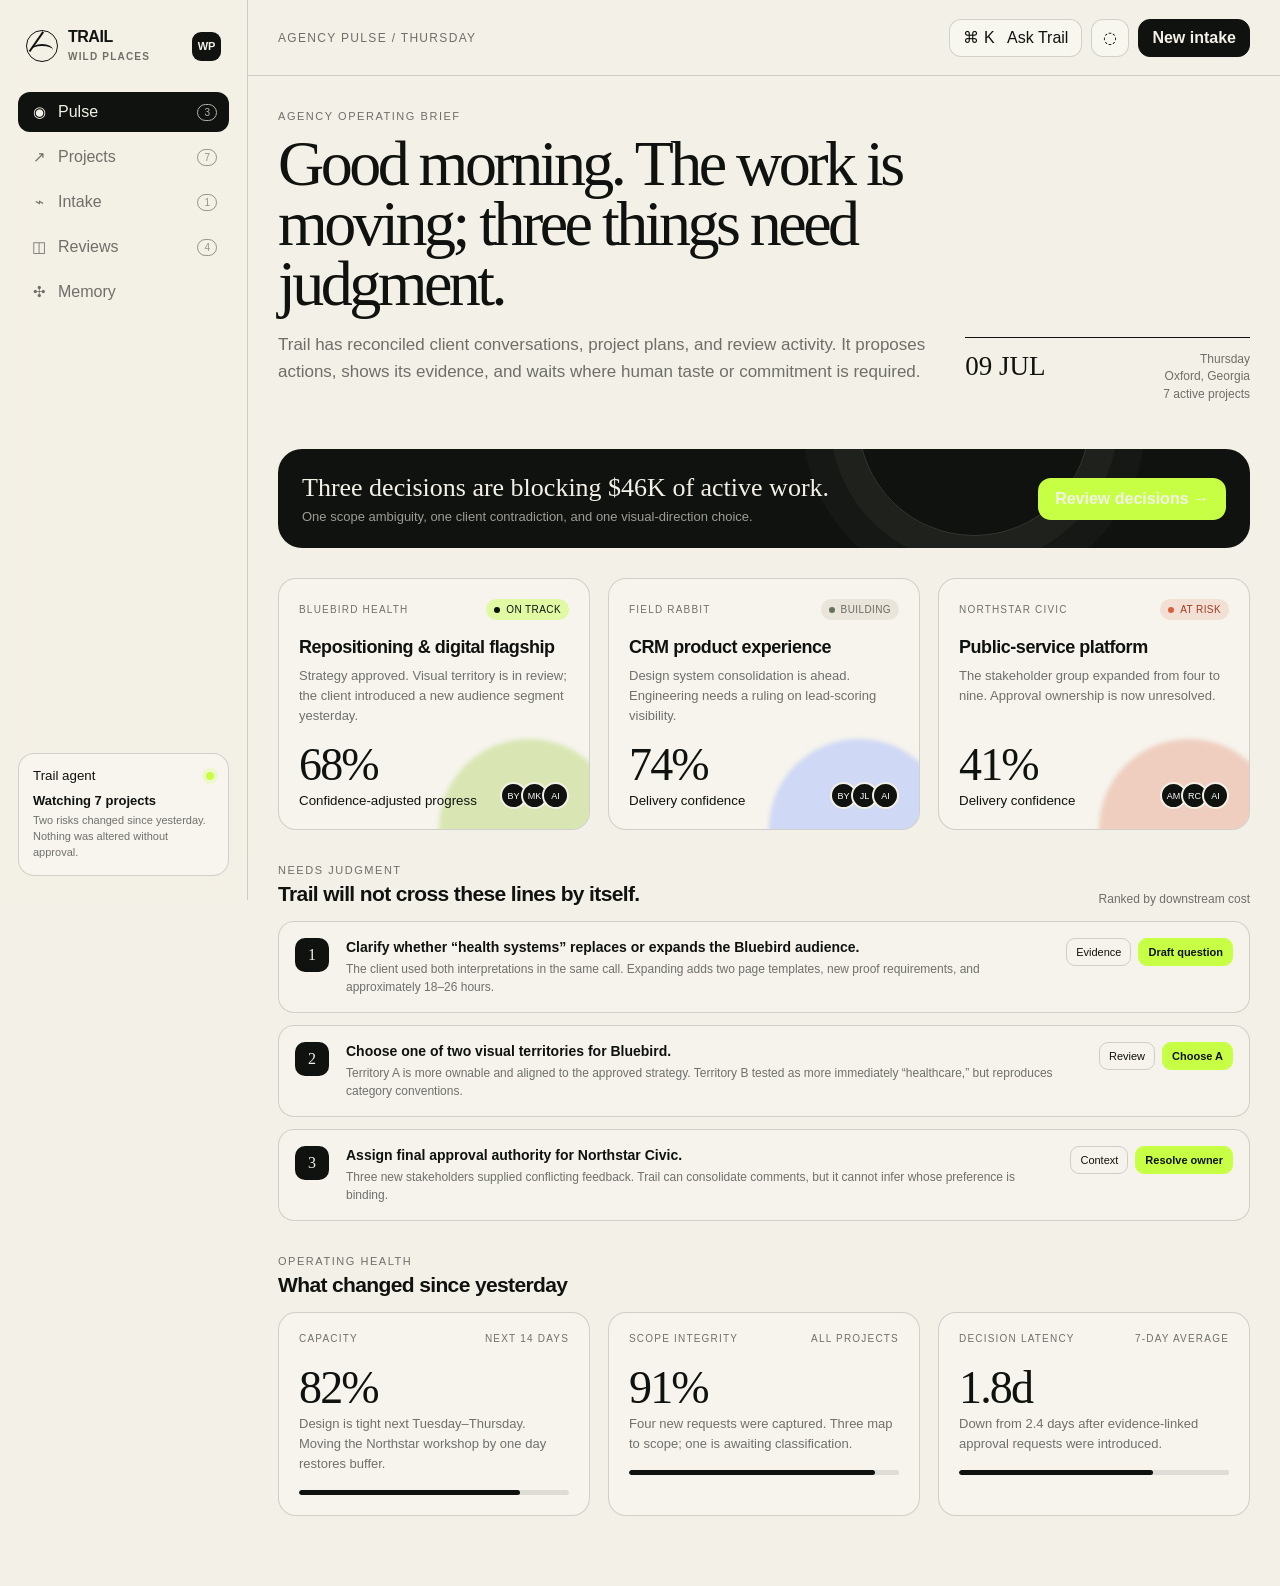
<file: trail/index.html>
<!doctype html>
<meta charset="utf-8">
<meta name="viewport" content="width=device-width,initial-scale=1">
<title>Trail — AI-native agency operating system</title>
<body style="margin:0;background:#f3f0e7;color:#10120f;font:16px system-ui;display:grid;place-items:center;min-height:100vh">
<div id="loading">Loading Trail…</div>
<script>
(async()=>{
try{
const b="H4sIAHVKUGoC/8193Y8byZHn+/wVubTlbtokRRY/ms1Wc66lkW15pJFWLXtgLBZwkZUky11k0VXFbtHyAHMvBg7Ypz0D3gff0wF3ONzLvd377n+iv+QiIj8qsyqLH909u4fBtMhiVVZmZGTELz4y8tnfBfE02645W2TLaPzFM/yHRf5qflnjqxpe4H4w/oKxZ0ue+Wy68JOUZ5e1TTZrDmvsaf7Tyl/yy9ptyO/WcZLV2DReZXwFt96FQba4DPhtOOVN+tJg4SrMQj9qplM/4pcd1VAWZhEff0j8MGKfv/8Lu3rVXPlZeMuZP+er6ZbFa57AhdWcpds048tnT8Uj+HCabcUnxkZJHGfsE31mrNkMVzcj9qNOu+O1Zxf66tqH1uD6rDtr87PC9aYHv/Bz3g/8/Bd/GgZweXo2m/X6+eVlnKZweXB25vWn+eVkk2ZwORgOOl3j8iTacLjcn52dz4zeROEKLifziX/aGTQ6w0an32h1BnXjNZuMB6Vb+kPjlnThB/HdiLWZ115/ZAP8U2yya9yf+EG4gb53huuP4up39Pen7BObxB+bafhHIPYIPicB0AQuXcg7kFEacD3Ywq1LP5mHK3jtBVuGq+aCh/MFDL3Tbj+5YBN/ejNP4s0K+n7rJ6eSwPULYJEoTtRFmKO6alw2OwMWas78ZRhtR+wVsFPSYJuwmfqrtJnyJJw1WNNfryPeFNzQYM+Bijdv/Ok1ff85PN9gtWs+jzn79atag+WPXrD4liezKL5rfhyxRRgEfKVfv8myeIVcut5ksh8j+LaABzP7JvhVjqLwcws6hpSxyXG7uGBBmK4jH0Y0T8Lggv42obNwLeNNaGyzXMGMeD2YEnx86X88bTc6s0RTp0Xr4xNbxymsohjoPgs/cmgqXMHaxMn3N1kM/8B00HqTrV2wtR8ENJ9eDxqnSVdTm8g+wvU0jsJAzgpyZd2eQ+Inr9dteL12w+t2Gq1zT94SJPG6OQujDNcV8Hlyiu+oG2OeRRzeiX+bQZjwqei/GPUF+yNwQcA/Iqn0YCeJvwpgtKoJ0YIfhfNVMwS6paMpR9a4YL+H9RbOtk0peUbp2geJM+HZHce51YPHsSNxPRq/+ZpmFE9vNuuD3jb316NOG1sgNr0TkzxsQ88jnsEtTXw/vrDZanf5Ur8JFssNvEHMTNfDFiSHiC9iQkbFmRDrQ82WWLd9XF+qq4Kd4CMM2u6qZpSERyROc+Yf2ZxPnRtN+CxOOLG2oGStpjip0zf6i1ykuxTxGVxxdjoD2qbQ5BLkcgZcftrtB3xeNzrmT+ApEG92P/wZdN/ZDc8km5gF2Y0sXlf0wkE6x/snMSzr5ahfZA2WLv0oUkIJ5CKX7y1Mdqvj4Vxn/GPWzMe9WYPEm/opV0JPdIwker6u7+LkRjDtOqR3ycGemzQ/NxetGIu4lC9Rc9Tm65Tc3c8xxiA7ThYXPV75t6W1UljbamnjcjGJCo82J9mK9Azxe9saApFu7SfQn3zlYl9Yh6ae6EvLcoSMV6SIuOnBImO6SVKg3joOxe075k6OZ7TAlYWjysdSUMDtfmFaTM2n2mn5U8I9n46ZV6MJJEppanKR5aKF8XQ4Jc0ml/zQXGtDk7AHMZA561MYR+ZYRCWZB5THuX+BoyxOrtc2dRku9gFeiHEFZttR68yzNCUtTZoTpMKok2towJRZc+onQc6FVfrP5q6B2YFOr7D8hILs9xvq/[base64]/KZLOc2KsyF7JOJVZSeh1UejvEI/S86ZNGSA9GV+cGW6BEQrnYYK00nmXy4zoJgUG2tiLZD2HLC7Tr1d0qxMDvXQtCt5lg26KKKPQ3B3r20/pGNRqhOBr5ky5NcrcIDYxUGP3hekIOtKyDTDV/lqt58026Wzlf0Ce0Xn572uwQi2lpT2yOpoocdxelBjI3OyMOB+OmqYBlR16RYgJtmJxK0wRWiME5q3gFhPBX0C9aITM/4Kzl9VLGiUGt53Jlqh6fINBXd/2nG76dJf6Sp4yagYWQxEv4R2mU9oV7tH0xWFiWxs0d82bRze9Ud/iWT5L4zl5qnSOXWq9qqRV0gZcvn0WnwRYe/N9tGFK1KcWJuqdocddexXf+ir2NAnaNvhWwn2vvfLQgVjF7DX/QcQQXn/vpDU9uAbLyBvsFj6FtH0xtYWXnA51G/nJ92oNuNfq3dw0UrHVbZLfOey7jqd/HEZu82UfeLAx3aPPTedfUhRGnec1/PvPaBSV0VlYg/eFOmQb2fmzw1C5zPrfjW32w5JVd7w2hF43WoE/WPcq8rolt1Ni6A2MoAbVrghaaR7e5qBqiO7plTLxHIRFg7OeAMeXRbMRXgaMzaZbEq3mBhRQzlHjBOytaFT1D3Bitrv3cxVKp+4sWAfkydqCB32+C+RJhBnQ6XN9Ldioo2rOgaM+QYCjOmNLkh/BIZ5ZIoYdk9ypx+hHWvD3QXfa06KayMbtuUF4GG53BwYa1cDB1BtQ08mOz0+uL1xSQJfplHO9q9+oNcUN/4L7B69er5njhHcCaJisavDqw9FJbWBuOWVDAqlPVCRegLQ9j4NXL6Pg+r9MeympMryxvbcugNSVEYQENdZ1ugCL6OaibyP5luYmixnTI0SLpKtBeWi0JX3M/O+02LBdp3X7c2/e4V/X4PaxC8ZP4Uj/EINRio62QZtEYwV7kONBEbQWfgmlg4kPNGzAY6KkHGyU0MV6+BLTCPSso0PaROMbbYzJM/GBuYrZwRQJ9t81gWeZ94egtucvc/jIZ9qlf7HXxtXu7XXzmAEa7vKkDQ+gODjXIMdpUoFILF7TL6WSY5r2dbqe8GaPDFWrReiQJ0xvHmz3gzfOzxqANOqKnX/yj81k38HqOJna9FeNohZW56NoYeuiYpiYqBJwom29NGaPdDHsARteBDXMn05KDuJ0eCn16Ayf0KXe+Z8QM1kk8T3ia5n6JvoNdXH4oI/BXdwAFwxLomChTv3DMwvylIqBXMKIquMTRt7zt3/Op9rwdoEPK3c7Ncq/dL+PaCie0owPu5enALyK4RpG1JlmwzXP8KxCb8pS2LVdp+9AlrTuEbNhghpKuG35NRLCmP8czbW2LqGMK4B6kjK3n9DeK6Ft2ohjnUdaDKaNNo8G/9TMfKEKGsN2idUceADkzwamBTkqRHjdKdxPdxPjSsZKv0vPD3NySQBT7aprrR4xgNAuTFGi7CKMgJyfdbXiABJO6XcLHkljCS/KztJmw3XJzwvVGQsY5KjVwb8ctVM1YptXSuqIhgR52aHrgOuBVPwJclWbHBJRMH4du5WGeQM/b5+4fHGrQocuP2Vad0CTmrKXAJlmZErRMc+dhz4wS9xzwvP3DhADdyqxIcNO/3yHGK3r4e655Osq/7zlUcJlsVS5mpP2Z0QfQH+GxXmMrJOkIwCoGgfewc5druOjzK/QFM0aS2B3zsww2y3Erf6ny3KrG93uTi91wPWG98rsv6MGnP2XvhNZgP31q6xTpIDsoeFJweXnDssXhDRwgAnTTsULT7V4pLUTdfO4ZNfyYuLgbvRZ6MgfCk1ntftWtpZuJW7zdJdAn/GNEPnbEaDOAJU4e7xpUo0wIIqOGT5ZPHRo5LvqOcEcIMJfwca3f4gogjhPx2NEqFuPNe/OQmPfaX/GoFB8wf9wTBNBzBL/Em+x4v27PdOx22+TYPfO0Y7djJxuFfNak9xvBETOd5jCXg1cU+z/iUz4MAueLDnKBEYd32weaKN2+gQX+sIkzni93QjndnV5pukXohoP6Jc08Wwn0NejxSPcYkbVNAsseMwILFh5mYDqix0VuJQM/4NM4ETEmIDBP8O3yJ/29Gc9maBx0rUyH5TLMliL8tcNPb4s/ogaO4RDmE0l8Nr7oOLsgcWg8a1Kur9WhtuP+5mqz3M0sO9CcMXIdFCgsuaJpbYvOvpuMx8OFPAw5C8FsnHJH5skRDqs9/ip0YxyPYE1cTi2gwDeEglPgdp0ZJ7nLpT2sV7rvDcfMsO54tR3IKVMzv9OYkD6hvnYlxsnCJUdOd1ulljzwPMdzB1vp1ERfhRik8y/3+0g73QmW5UrUcCjiaRbv6TLFA7yuTksrPnxcv5vC5MKe9/Pe3itrxzaEKzIii71tBVaXd7v/8qdkrtaOB6tyiPrOHKKBaxaKOUS9HTlE+VPHpxDlqPbVKvNvuAa1sKBD0IdxcjMBUbI4DiB0PcID5wZE6NGlTqvTL2CEalBKYmqahOvsQTFLz4pZtgtpLoNede5Rp22Kq7w7D/ZdKHxbZSpURB4LRkOnVxWmKBOQPMgFb8XeqHVvV9TaIIcUdYcwSN8TStzU37tGAAJxGgcuTVYVT+x5hUQAc6mka+7fyKCw26i8v660h9Gz3hrfUDrPHh97r3pUQyPVUDYnE+t3BUHIu7NjiVTYqNriFbldyKvrhGcEC4/S9iYRCs3okOPOPLVe3o1ZyMmraCIFVMH7wabZQMFFaQNDk2va9nNgJ0149DBA5R2WyWTyv3j3rQ8I3n53b5d/iN9q/HdUNLFvrEbS0GdFS7dsSrTd+aIBfORqHuRTFbmD/nISzjdhtt0dV2uf1/8uXOJmO9/wSJnrJb/X61n3aosN1KRgYSsBoIqJSq3WS00dZmnoF7vApime9I17sKZnq+73HPchplp3J/T9Xqa9UtO9snU/cBv3U39166f23q9B3xELEorYtN47Z53zzlmunF3JQw/c4BPwFHkdYMUkFgJHoEzo7OkZJuc0zr0nMCwfNMM0a5LpO+oMnnbaBUfDWTCbzg57tYX7vL7M/hTs1G7gfyIBt6KLLVgOip2qoPPZE4n4nxyoyw0v3uD2rjEclrMRh57L53EmVJtKJBz0nlR3PE4m7j6LZ3uDJ0VC70P3P5oMgsEgUOlUzQ79LsRM02vv6AtyDw4vdfdIhDetSW6GS3/OR/iQnzTn2CPgt9PidpbzOu4abBg+Q/xebxSfO28HfN448GmrH8IphdGUrnQLownq7FwWS2qYLTYmsGZumOc9EZ92sJoMfO5iM6WVnjwIIJlRtDVtTqhkE89ME/EOzhORaRNWgPOojTvuzY3VRpytbyrVG4y2Jexq4SLsyaXrnT2x7snuMHgg0waHOeE75/l9UrCnoN7Fro37QTH0Mt3XU2c3cQ84JZ+8lw1VtF6rgZMa4u4gbRWAAuzgTyutThNa7PDRy0byfJuK3EfrdmeawB6q7AAvlgnZqxf2FrYrfYh5Z/YiHAVC3vBlnGw1BlnS16Y7+XFXjmKnnKRYwhyYJ908K+xwouTpM/uevuuevn1Pz3VPz75n6LpnaG4YWU3DdcSPW1KDw53fPdtutqNt8uU7F2Opp5ODk9eHu9wAeYMucNszAZ30hld7v/O2di9bHedCJbNqTqN4ExwUaBxWPi0z74+JRp1bYXBKfihusugculVSLaJlHPjR0yz20zy8TNeaaoubqTmtOgjtXclwfc9IghDBQpc21PlS7XbRZebeYtc2c7LsjrbitbWFSXC3easNxoXh0W4/qe/[base64]/lPVjuyBLJ5MVpnHu3d0eI5PZuHqjy06g+qBpE5aU6ah+4L31fYo/oYrzJKNIq6G3wz2BdpkzC002UpabjsO26zYHdH7AvvuM51pi3Q/4a/ahOZ8tFvqP3h21AtNL54kkY8SYYWxtHPpLYcLzkQeizU2P3cxtZq65LlsnqUW7oezZU0Pc7dbusCCX3tg6LAT4rOl0sdhSEtw2ryE2jWImmkZdrQXrAYLJTXSek3pBlPRqFihquVCyjntO+lWtJZf10Xjam6nl9q7vmg/75sP1lVRvESgljjbKXuXKbpzlxVQ6MfTtF7WaE/deQNp78t9fYYasN1NPfVbAkOYNLHOnMncsZsGLOHVPRMX4u1twY9AqVFgYWD7hXmAzomKjaWYLAU9qa9dtWs5it2lB8oT54jVLk/54zXdp0fMhDdpbrzl0txfwAh2M+38dhhCZMrL/fo5ZPguXOOGQsR/FoxyaCSuyvSLTvlQSiIyO8QhAUsnt7Q4spzLolulZHBaPj32dPZRnKZ09F5cxnWMsQ/gEpy6aRn6aXNVhJNapY6SOV1VVcQTVRvtK8mcSlvO74RQrx2tj8BQPhcOUpXKLr4w/vr169fjZJxs9IwI+/RQj9Du3dFDpMl+Td9NfxMlsh1MbfvjNuNT+CgNbPyw3IsgklukUebo0FfuY3RYGOy9p6E6Uc+kyyyXgALSXHZVQ8tfHnv/4X6D78JG4Yv8NG1BXjB/UkqanauKtvER3c3d9iR8WKPLqrf/6r3VXRTLq/t2cP6W1IOUxHd/af/rPVWZEJtb+rnYd0VQie9Hge+N9WX2Xod39new/prJB+R/f1b//d6qvwEBe6anXn2VO9nszVaJQ1q5lr1pIyGos5pUdehqympIKou0s/aKlgDkQXFKvlnTXFxaI3/tbPwD5fzdkZW2sOh+vqlvX4w13MMIU0xVrCqzkHzBliZsaWpwDfAn/bYt/EGbVx56dgLcBVuOkuzBaoa8XmFD9qPXu6LgifZ09Jno6/oJLEiDi0OAxXSrLigMEMkL8I4GHTh+T3Zc1Sew6bRSXvAi1shtGVnwyYUmPxahqF05vLGpraH9DoPj15QzdgEcVwLnKA7uINCGYyTQGN8NZJHZjmX/6P5glzAqloV42Fgfo4vhI1kkmUsqfswwKMIiDoHsluaDhNiNIqUJpPvk8YSM/pFhQX/8K+Zj9ZTdL1BbtKbxgxUnFdldpUhHIT55uYrfgdA1MjnIVTX2jgCd/GYDxkCw7/w0pkClQxmhtBr7/+095XG/Ws5MKex7mw/[base64]/WEDiDvIBU6JFcrk1gWMULZSFGjcPme/+vVrhIf0VSgAvUQBmr39OIuTQBfQwktnkh0MWVoWu7orTj6xrY4yxzxbeNALnMSAT8OUVpkPNCH7Dvnjx73B1yyeqZ4gA+DUemOQ5W9XnKVT4CWmU9YaDEP7+SRm6KahyRB0x19vw3QDyFwbMqAJ4nDKicJlssqVq2VEEE83xGB/2PBke80jaCROTk/sXcQndaz9FkcRYJf4N8Aop58mfAGSNk5GJ+kyBhVz8h1ICwEXjMF//vM/O8THDgqTBSSMRpu8Pjq2I43vRa0JY7e9IXkUqFTKp1ARQGX91KoXuFH0RcKP8fNowychvPSXHLTowgWFRIkVzG6twWSi/3d64+YxIRK6QC9lVyJz/MRfrtFTOw8zMM9mkT9PF+Ea2KNbXPnja2g84/Ot1OCwoNhviA8YaNMkzDBUDssNtLZY2Bck5SUjgTRO4mAzBfngk1rwN5juA7Ah5UL+5/ChsE5tMpn1DYTNZBtOVMmjNh4Mn0itKWDQC72DqOkH6HjiNJVUIaNgQJkQS9c5qDmu18bPf1v1TG385uvq365emSq9vGKeSs47khureO98NunPZsfx3s8pN/m9P5mEWSXjAQU2YIgCI+3muRfv32BXYf4zxj+C5qKpd3LZV5TPJQ+HQPlD7nABroC7fNTZLfZyNQ9BWSXIwqi04AeWbCL8CvdFcA8A/Zh+BlkVAkpDBfMYjHXWsxnrKx6BVAXWz/eo/TD89KvX/9/wEz/zO8Phcfz0TZxkCwz5sBeg7afVsgxNCxhRRh92s9W7zQQ0Cp4GgSeTILTIMPbl5CvEPikiwkUcof2AAYQ1MiPoNJAFVC90Fm8SLAUKkpG32JU0VFh8twIgA2IRGXAV37HNCsRGHN2WMcW9WKrX+QFZ6upNNdu8f/GYLLVLxZpVRhyUUOBWcZxdqg/xPC5xhYRklxD3EP68w1L7YGYwgAtpiloHrCeRKDvZInLk0UwiHvHkevzeX93ArMPPAcwuICvuo7BJMweCKcxojlBqVeBR3VXbyRpGmRByvDjh/xht8heRn4SzLYJdGFzCPn//twUhAikm08/f/zdQupT+kiIAFmxNpGAaRCiN2yJ7Xi4JqZ43KVIDIBWz97SQOsdWUn8JNwMLguylxlG0+gG+4y5max8WrnLqAmZHBQ8jBNApwTdOm0T9hB4+YtVfHm1ZZ/j5+//qDdgCll7qxo8VhNMWb8EyVFUwDKMUzfFrSuQ4PSmRw8a4aH++vFWLThnt7jcoIGS8SV45BXsqbZyIeZO2L5ECMA4LEqziCSIHJipHSGT5foU/MbVlIn9/[base64]/0AxSQrQ20HFj3hS/SrqxQwTcwfazTAzmxtb1ALkg49J5orCItImDHDMO9sBigoQ8wbdASKE/lgWqxN+TSo+nLuYnCfot4jVgHRTjcCbOegjxBeLSZAbcL9rZ5mQxjGE+oJkJWMvCeYOggrISFx5LqmpxPCDrmSZFiVwDrnH4zF8XOOznFfo44HmWGZO+U3aGXcOqvsw06ApmQKkt/jaqH/F8XRBw0MNGviGSk9rX2PoJG0JPHpZFaswzR1WpqE+msiTPqg70AGGwvlTqtYZAzFqxqYfh4LcGXTNQXV45WqrzDg1wi2fTMfTpHUOdsJwfZMY6nUlhoUSL88O/f/urliw97PfHSBa+ivV/sstCczvjiTVm8rrlUnMtLX3DdsafsSrhfMxFZEVKrc6g3rjN2dSjdTGqHuwMd3psfd4eNdrstTh9E/bnj3g8gifFswqvNnHkdm9McqnFHuMbSf68oRfgUdM11uNwgh0uHtBDlZU/uHvCChdVqO/uCVdOsDAYqLga9uUU/AofJeys/uV7uas5uJ48+pKi39Rf2r/8X5P/92sSoSW38Dv7e7/lAuBQQeUOnvjK+3a89FbNRIaAonh8wU7twgSj/ZgbP8vnYsy5FEpdraVpXirk3uq5arXjfXmfW6/DWiLwZ0vjXa0SaAfMWzJ/HOOMyoBVIfk6pxgUPqh1bwrnljd9g6RotRmBtApXDG07qPQ/+AWrLEMghblvGgI1hzgDIff7+L4hsffiDDoPcOCJAvIkyH/[base64]/[base64]/z884F47PNPzYJEcpaQBxBDosK4uS18Ihdv32Wzx+S4Bar9U5jIsQ7eGyfnxy9BzkuLqNwVw2NQuI1cW//a+Uzo3mTBV0wBSODKuXwu+rcBr6IqmDwotICekWBhUTrlZgZeCY0YOHR9hvgFwWfV4kXJwmT6qXHkSHpMwkUQ6eR1p0LljruCRz1vaIP1tum5sm99p/[base64]/e5zVSR0UISvS4iiVUxa+SLzpNYMPYgoonC06y1PGgs5rmJnbco50o0WkqDUStItW3HLwFB0bLd+QbR8hutSW47qjG0Aleyn2hPHtDML+MlJ9UDQ8zo0EdXY177gJnVObr3t/LyFFRtJn9xACYuSAQqArEDKBumN4AWWPNJjofRQZhhsibQYxmmGLKEZzfLtcw5lJgOdXxIQDoHxBVZteOXH7GAin5Tpad8Nyx+NEj8thL5kiMZpI3pdxIZ0TYSKQHdz3/+Z8K2fEnBFaFADefoA/XtowHc98fgWEqVlN4pa/xfhek0FlkYArqauFaA2h8QuD4aaL0OPxp4E2UADDmT4L8CerJ//Z+PhzkfDW/+cjO5XgMcwSlkC1ih8WwGOioGUQySbskwx0zEEcoW3Ae087BGAfkWieMxleE/jG37jvG9EJkYMrKZ5tFwLD/WTLNNsGUC0aXaruqc2XaYBIqoWIE6MoeabPd786pOxHrM8Q8c43+lzCjpHuK3iEYFBJW5LQ0LJoFgCpC1dxgIjzDD91Nuwl9bIfer4oz3AE3vFsAcrN3Zlxr8QoJ3G0EtuuOfh9LVlju+UINRCh3mSfGUIwhtWLlzlCNESQ6NPLMCHQlZw1QrQo/maDb3qB1hPGC9hD3Ww32p5u2IdohoTYlclO5K9AKgjx0WII9o9ZtSVoztGwB8uiQHqds9kOfFMl006hgrqz/8oejU3UGnv9/wTcGbjXQi53WICxdVg6DPt3yC/g4mKjY2cizaUKX1TfndUDJeUEd6q6C9ABP7jiHMHrrsikBWrm87nuJe3F6Zvnsp/tzyLe1b1cpkKbOp8oPmq3qGDlEBfW67akreWYtV2rB4eiE6cEzj01jnaCKqPTg5JxdZtixz7f0SKklKax2r/MdeOsm1ppbXPjv/K22PFQhVstyUvSzog1sddWpVSlsYmYLVIoVN+4OXoK9pkxVuqRHbYfTOI2Hw7SLMvvFqO3DHUqTkwWIqPmXfo/leFDpaatFciyhVKD3jSmI3pBMB5N2SS7MIIWQz4rc8kk1ytghhJQCzPGiEUjocL2qulVvVuYlF6LA1zB5qICF6xDjEdgS0LlGobHNxtM+/USES8pDonrEfCpLORx0XDhYBVxwkJjoBldyJrDYqAvVP6V2GN15ws5V3mTtVwQo4ADtdvcJYGEBwATQtmt1nxMNRz4UM3/hbn23WUewHlPG3pgwmwiXWKF+LbBWxo1HG6tReMwpbmd6UA4b3S9xV+NBB/farq99Wo33psea4rc5MdrXG9fn7v31YgNUexfGNTH7F7ZbzVfhHUEBbwwePAVH2QiYuiSzRPKFRQGlr+/UeaEx9LK+EQ5J0Xn3z4errlwfm6Khtu9X7ZJWaqK6mI4qgFEsPecpd7HYR4T5hsSFWbhaWaTnqdcVi43iwSqPXwnLjAyw3Xht/2CTSeWtsd8XmYtrnNo+zUBS/Q9+92FHr3kSbYgImZs+zOxWslbn5qR8GjfyqL/b/UtIqLGn5S4JeGdz5Sds4442U1vTbBJhliRalymc1gsRFNpADF9vlceMEHkpbymV1p/[base64]/8QYbR6z3aDGv3bpo7MjPMwgpTY17JBF3GaRbBDD/fCPkRgpzC9N9UT/icUzZ8FsctzFKkxBDhaiF7belvgUSgSZGRiC9mYEqA0EqpxAeKT6CczM+ZUywLlNWWk5n/2GTs9EbtvQvlDUCDTXoIHV+JLCR2J9lf7E1WZkWLiQlBCqTwP7qkNgIjTyQ1lTNK1DuBcaOLBD/C+2kvwg9AgvNRt/NonPRBnesXElbIsi1oGLKkATCTXBAlTaL4luc8EZGLTQQGpfZT2yZAS1zzNejoCU9YZ/ADEMDrj9rDx+MBTExTm5Mx8TkWQQGggEhqabFXIjpE2BI3iQiKwJrA7DsmDCRgIeHekFmJP8S4z0f9weOJkI105FGIiPY/[base64]/QIK+xok5wxDBfacXO8YrID87ddsAqYAIGYA2uVEEEFegGGzSZhrS/Q7tXj6VEWuou0kJZKexncuqDB1JF7ELAUsdo0+yhyGvhNJZ6ytRKhsJqsa9w0wHmQ6XrUHn3hLG85SqhNsNNLsfSJBOdxZRwyRhSd5dJsN9bn1fo2SsBr+SdGEYUPkhkBcrv2mSGG7TKXdrdnRal9ifXyrE7jZBwF/psEyFLCafbl1Y89i7W1q25rVMGVdAdskZ/JPQawyJTuRkdk8jDVGfS0z4RAKoSwTRkPrrcLDVFTZaEfoWjozyIq6SEA8CixvqeFO9ZzcHyRpPZGomEGQofhMALm1QjxFVs+Blx/5kvRS1QZ7IJkDmwRB7anRsc9sF9RfsFCxcIc6Up1Bhq6i8LjqNvtT5H15BMtCxobvwliInhAwpT6UIDhi2FCwRURUahAtxAKHQRfY0TtZvXzuZ9jBCUUuY5/a3MsJfQJXSw3Ftnk3NcWLA7ZYkRKmEpRjsINuj4Xl4KC64qrauDA3DtzJX7S02gMs6rhAkfNP4gTzbjRqkbGRK7r/B8+XENkirEGjySTdM9o/4NrgOTh6Ff3a/0MgEBGoieIeB8c13IohfDE1qpCQvzRkuDeyvFzXwuygAYWgv3vUR7BvLjfu/rfJubwknZXdy84/[base64]/pA3//8jevXn57faATXJeNeHwveG+3F1xW0EtioNhTVio6d7RP/OeyDoNYZZhHiduGV1NKPct8YKlglyc8QFi+AvySLrgdv8ij2ao0QkNtSdYb7IwiM7BKPn//F+CBlSwiSd5wDh3IUYI/m+H28h/[base64]/INUF9WBV8PHou0O17Tlv3iSIaOkRzLLuRj8tkiBqMYsyr4Rz7doOr+8iiAz8QRYNUMYKedlo/47PfriklkdXNYuNs0TPclR+kEdqUrSkAJpGq0VfhHFQ8CuYx4HLcyCjcvMDqYppxp7MXNvQEaLn0oJ1JwCbcjzFegKibaHdO0t8jJVCJ7l5zYMk07okU3scIybvCG13A/kaEr04MnnBZEyVJ+XH78qS69orF0IjJk8uQbaRAHAW0VM32Ews6JtjnXlbi4/CZZwWYZ3zpeIXOMzGyz4xqXlmtcaPo91/VJ9NbEYsNVJdJLGagXxqYTOierdAYVMl39Ij+CTx82JX4oHMJcCReuNcRRk1JRL07tecRsFz8wAG0+mVVQ9j4laLR5i2VVuV2mZ46ZB1mB+/eXOGqdaeH0S6ALWj3QvkB/ZA6jI9LIRgNLLJM7acWODjCWcl8mlj8KULMLJxY2pSvE5V5QKbqPrOgzPNuXQlrYE3WIdfDm5Zu37397oHGgTqvYbxsUsf9gN/a/[base64]/MQLYWlWwGjSfaqjaxE+H0BgRayzAT0jex9G+UaqbYul2RQZWgzN1u+ngRw0pUTQLAAaaJk9JmtX3d9UrdvcZzNvODCIS+VSlz2Fu/uJHu6hVGK/AIyOVGzDjHnBk0RaFfMirSMPK5aDM2KPoMxOoxne2WOvuObGcgiRKqjPKrcQmQ7qDzFLVsnEVopNu74N5rqCvUP/R4k/IZcGu8AlizWWWAyAA8okc5r0gpnEPCsEPn7DGj6JVGcbUBQSZWqbQLE45QAggP2jZcGfU8hBcaI5/WKITnTG+/1blyWc4rIDNAAS14Rh9lVEwa4hNKnU9CO7f9sOJuYg329/u5xdHdgD4niZ/YJd5eA9rDrXm+qG/cGVZUxaNk6DnA41Tu6CHRLo5B5AGhUIQGlPSkdwCI96aSKCwVoJCCpWJ2DRSLu2VjWStm1x4V8xjymuGoB1FIjkuJnW1HfqHmnE6zt+56m8x9gMfCpmoKGWHLp3S7FAhD1Ua2fr7GKtp6784thi2T0C7h9MansBHmRHyUYNR4/4rcmslmLfbnT6fFgIQoi3Ht+9dsHsWp/fo3sZZVbL1JMLKxu5Cam516B+wXIIW6KJ0bMaYI2hL0+mJ/ScVeXjfijVRk0nO+EjUEGlJ+NVQszjjWBRXlMVUTe8dVTRSUGO4vBsFxiiTriohH0afe1IADhdpOT8O992NLZ7VdXraQj21t5BQLTXjNc+yjY8BKGFDJeiUODknZz/X3g9P1XZuvf001dGWNkb0FRuxNuj7AdlllRMQssNCCIb5QXaUZFasKyiXyDxh8ngjy4LG79lp/g7iSXPBNFAxrAiO4LprCy0wZglbYxAYKUWRGtYz6CCrWg+mJVLRjYYSCVP3WnSP/xQZWhlF58pjam4Uj2lBN4OGYYh+sJTfiwI+a6nhwabjgtef6krZ6w9kpx0LcLZEjcXl5ifZvHZoCmfgGH8IE8lLrRqM1exTF2cIzN82jzg599wtxe/HtxoHiKLvoSG+j9Vd4oVa8ORRXae+ySHG4rOHpav4EkapatQ3ToqGD9QgDTmUR4c/f/48ae+rsjDzD291TKhZXOp8IMdZbPJ2u6CiXNxD6MqsO7RSH5ffo4yoneOakYHWZVes4Fyx/25UV7zzwZfmBkxMBzOUFSlPE1ZafGKHe0xPnzB32IpcTXm6/ovJydPSBnEWhGA0h55eOD2md1C9KPDYZf7sIp4u8nYV/i16/aQSoL49TiUa+NAhWOBzFsbDtMwKh92JBiI9jvYJF5ikubnJrMjqLMGWXeAIxnl83Oqk4lvBEn+o2OlGnoZYDiCcNubtmdCJ2hlAtXGPbxUlDzdvoRJ79abZihG9OGtJRMTqx/BZw+zsNR0/YdxcwltlmJQxDeTgjPw2DujgK233+GIjf05OWcLqc1Fugsl7608VpejlOW0TE12BEtbJ4Po/46YlI2DhppC0g6eUltF2/2Nu4PInUaH1yOZ7saH3SQl5PeSb75X4TyLCXIuvi+fZVcHpCEwgvQQD7QuysvhST+g9h8I9/+lMYiAbuwPSO7+Qpax/i009UUqfhOGUN78ezkfUr/SB4iSIUe42OHXgprpSTBr8cf5J8BCuUSxHbIrbH5fMPcvH+I6wFBoJ4Htc/5VM0j/WA4YeLgkS+YN8x0Zd7ELmyx6f1y7HuQJHg9fre92X+xHhXdjnOdr9rPw/aLX68HH80WETYvppFDmE72qR6dIuZcQsMKP/9opLzMk09emW9sgVkJ/EevUxzEbtM53XFQ9llJZeTGMPeZBajw9MX5b5j6yfEUCBVccsDKOBTyf/UEF5L4IbStUsYjnoApy9zUE603uh67XZdHCWuh6W8+8CRDTEw+GR1WNeePbmg3zBrZhLx4DJLNlxcIkOpFQs8cHnSGsCtNr0Kb8X0TQGiFtkygpdWUpGgFPBGuAI+/eWHN68v8YmLPQ8oQHdSmmJ880mxOyao+3SfphWhna0babdZmEUcXpGP/3dlgLqnwK72RJCPzKwa9uNP1P531eXAaKAGbrDR7L/9tZi0sS5UKE5X4XrNM1VwWW3Qop1Vert2oZCVSrf+/P1faJMGpru8ou1K9hlRDdzGEqWoM33h7xYbDFK5rZ/qSKeqci5u+W/JgLbe9SPdb7TXRCWu3AGw5YxPY/EaUZIZzBHKyixE7egakD5L4P9gLCbt2VP4iF+liayOtElFdRX0Motd6w3mtb0Bfm+3R94Z7Y7HR59Sc6JJvdHdF0Ep3bijwDOFqRosNUquIiV+tQGr0+sZ2YC4W778KnnGjHVKhH6drogri9nrspAXpru43RoOyw1/[base64]/T8j1S107pj8cicfd2M3KqBYj5lXXisn+8hopNJNqsIPxu9hLldqLqWuFAjf11+0d9vfApciBpm8mXPk5jOkNdsgRs8jUKsM9BQmHNekLQ6Eu2UO3Id6Zdg6AQzdwL240Fj2G7LRDdGGQK4HmUUA1/4CpbjfIFFKuR0ld/gytaQb3qLh/gQn8dro1CNctzjMAIez2bphUrzT8MIhALIDZGtW17WZhIkBi0jfzuaRfzjxdxfj4brjxfo2Atn26as3EQ/NmGwVqKEKNZblWRRscK+5nytt9Wmgp8rkuWc6Zdmaxem4X4XNwV91EwUD+QTVFPan2SHopyRX2E/XJAGv6vAf6omwicDt528slOo82OVpWpJyPGJAg6ukxvA1wciyRo2HM8+5TKASnVPKtKdRbekgS8MqmpoLW84sRE6ynJti31SrVQBwAJs3vcucqCRjQJL77Te6LWdIHLn+10ocd97n9PswYsrbTZj2LYtWH7ihm/xOFFpBYN1e8pbmJb6Nd/+6U+8Nc2SCD7Wf/IT3oJbwch4HQPAfAH6HEh0eXlyc1L/xFvrhLyTX/GZv4lAi15YhL/4DhumBvCRl+nUX4NJ9algKlurQJjNz54qTw8wbRxs8V8E++Mv/h9sOVqbRNwAAA==";
const bytes=Uint8Array.from(atob(b),c=>c.charCodeAt(0));
const ds=new DecompressionStream("gzip");
const html=await new Response(new Blob([bytes]).stream().pipeThrough(ds)).text();
document.open();document.write(html);document.close();
}catch(e){
document.getElementById("loading").textContent="This preview needs a modern browser with gzip decompression support.";
console.error(e);
}
})();
</script>
</file>
